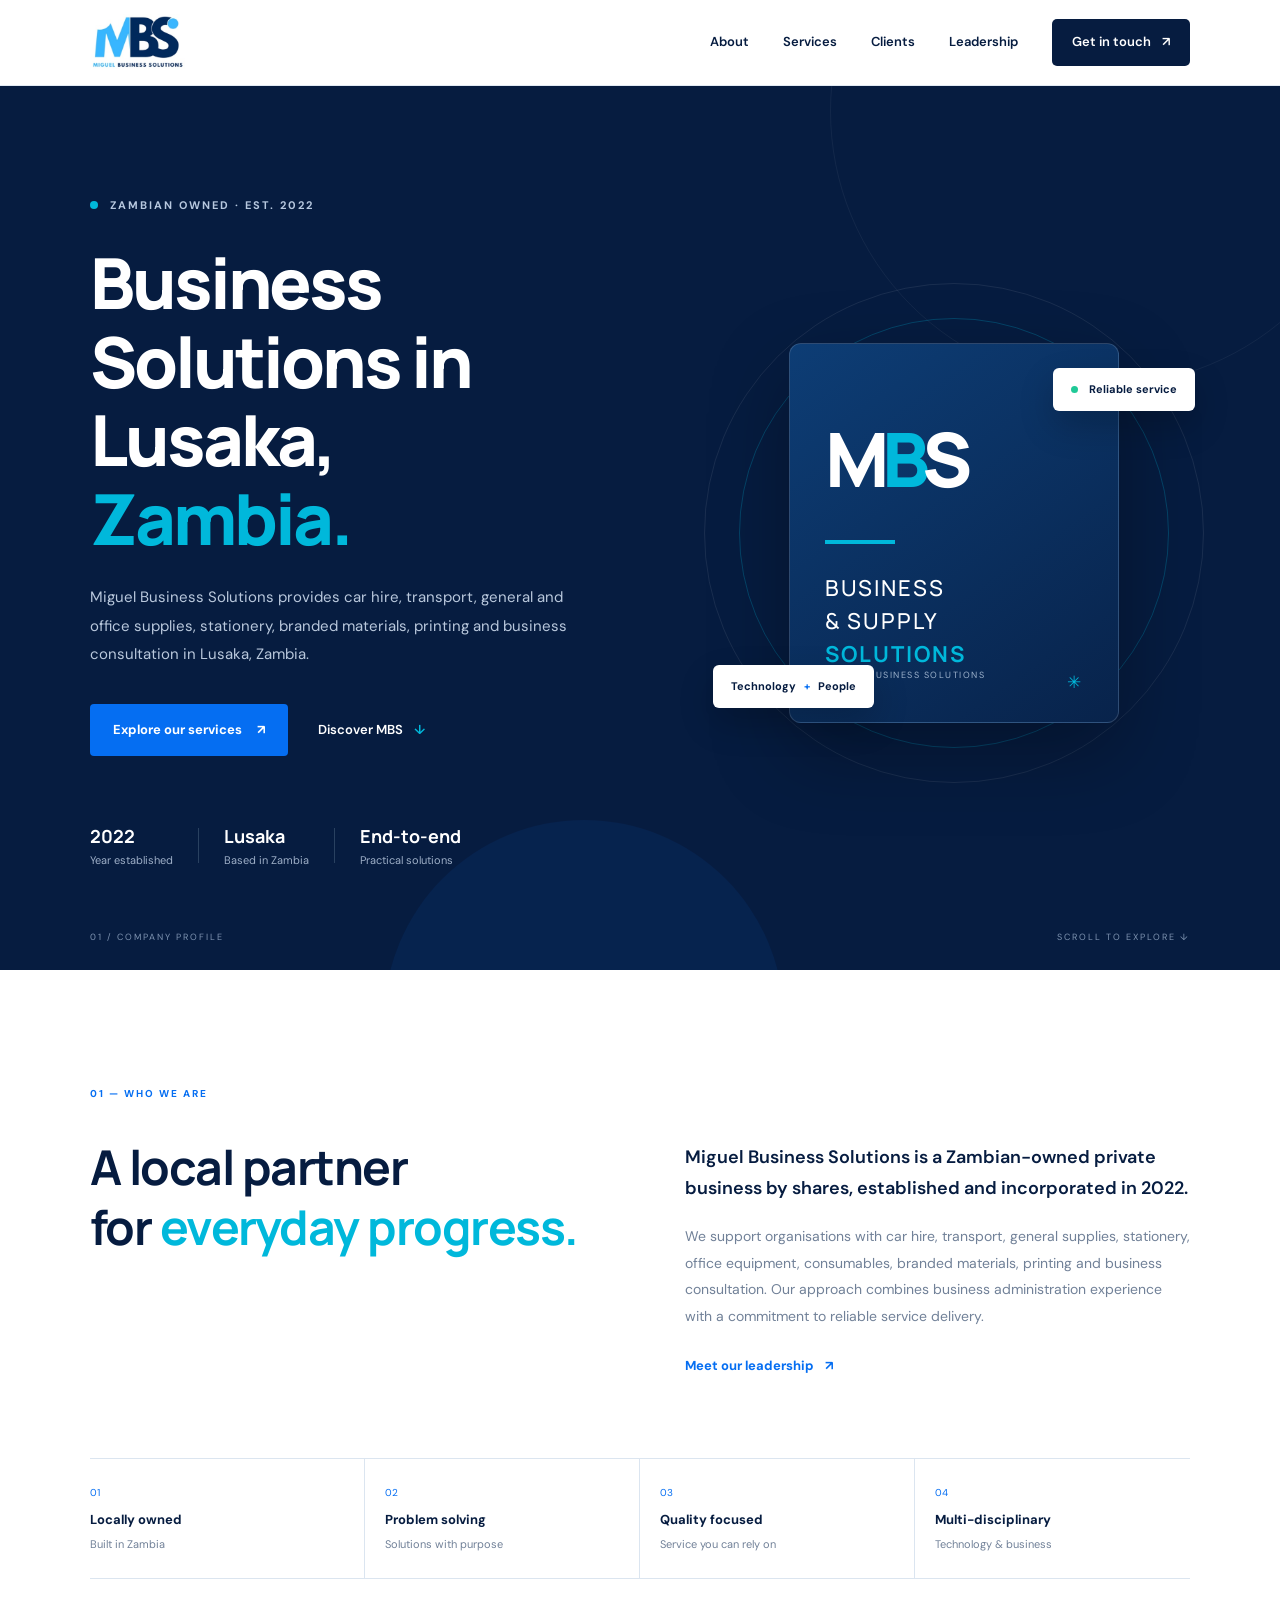
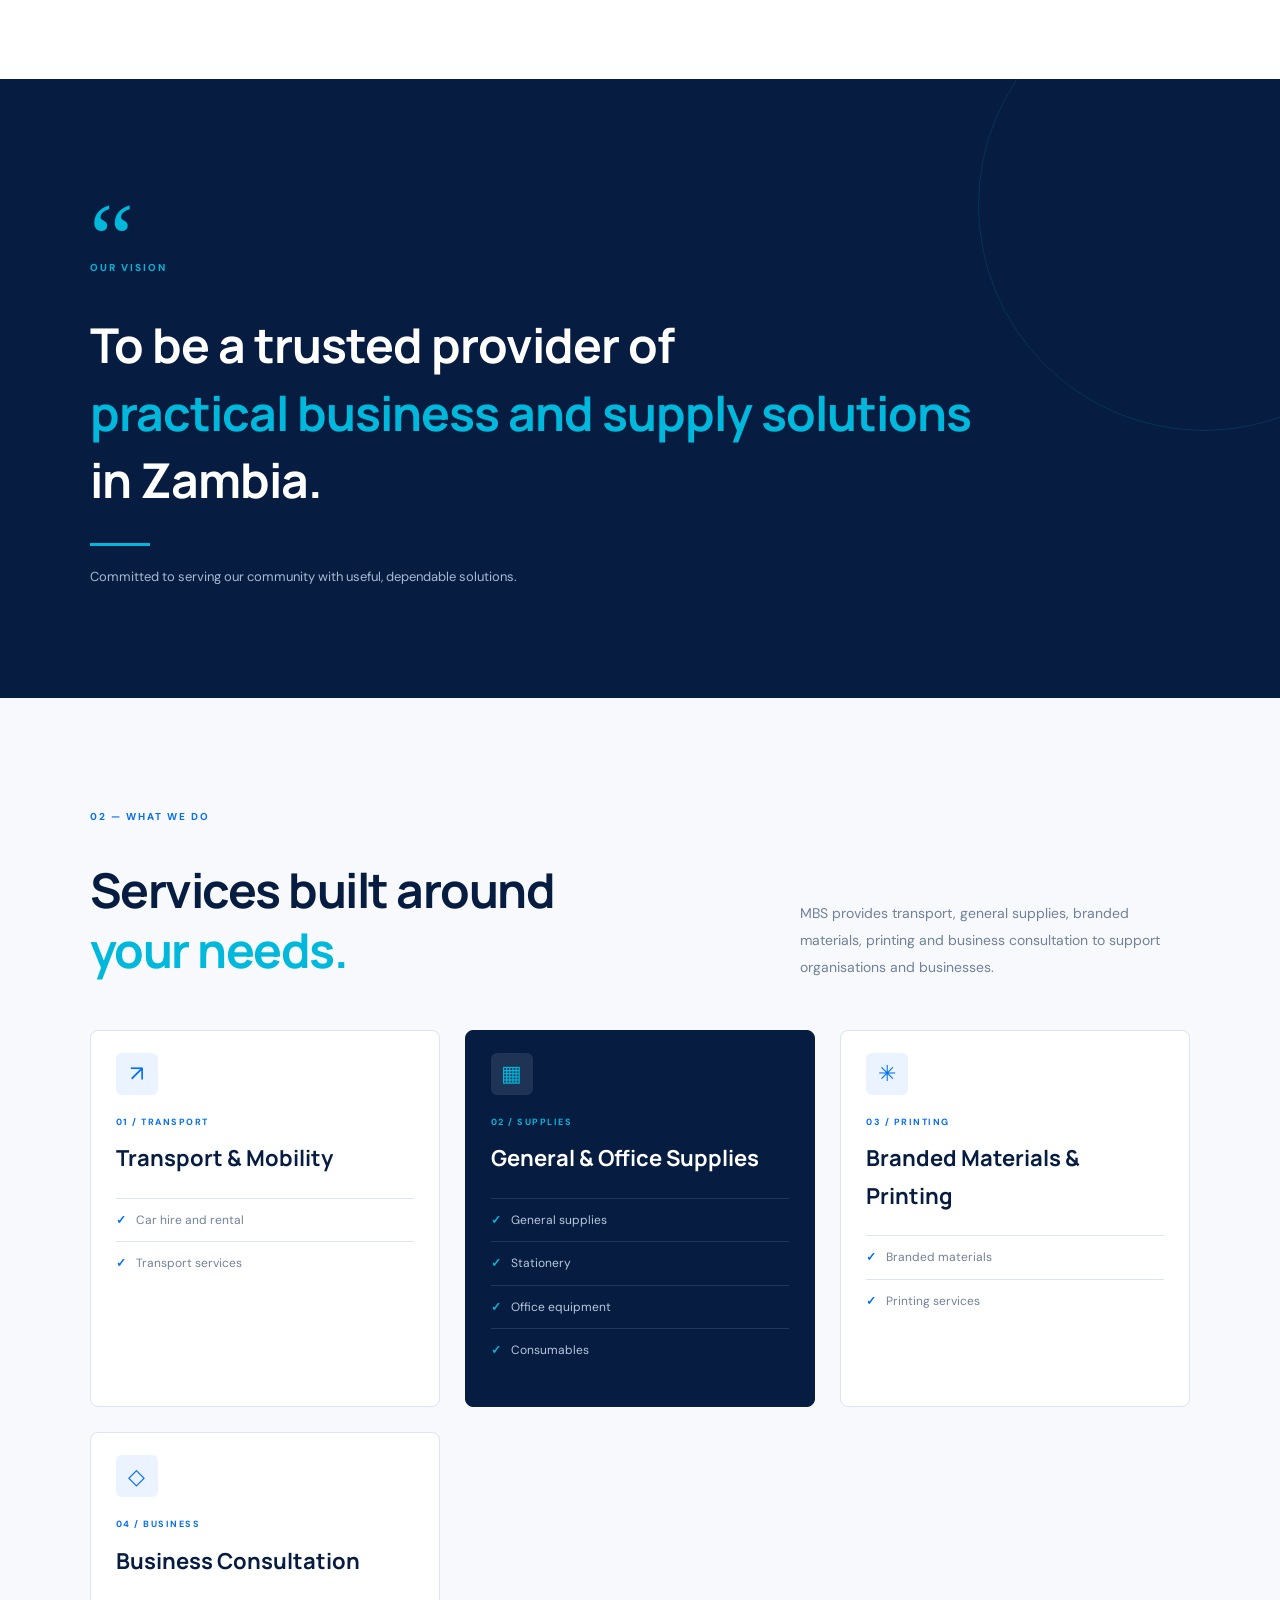
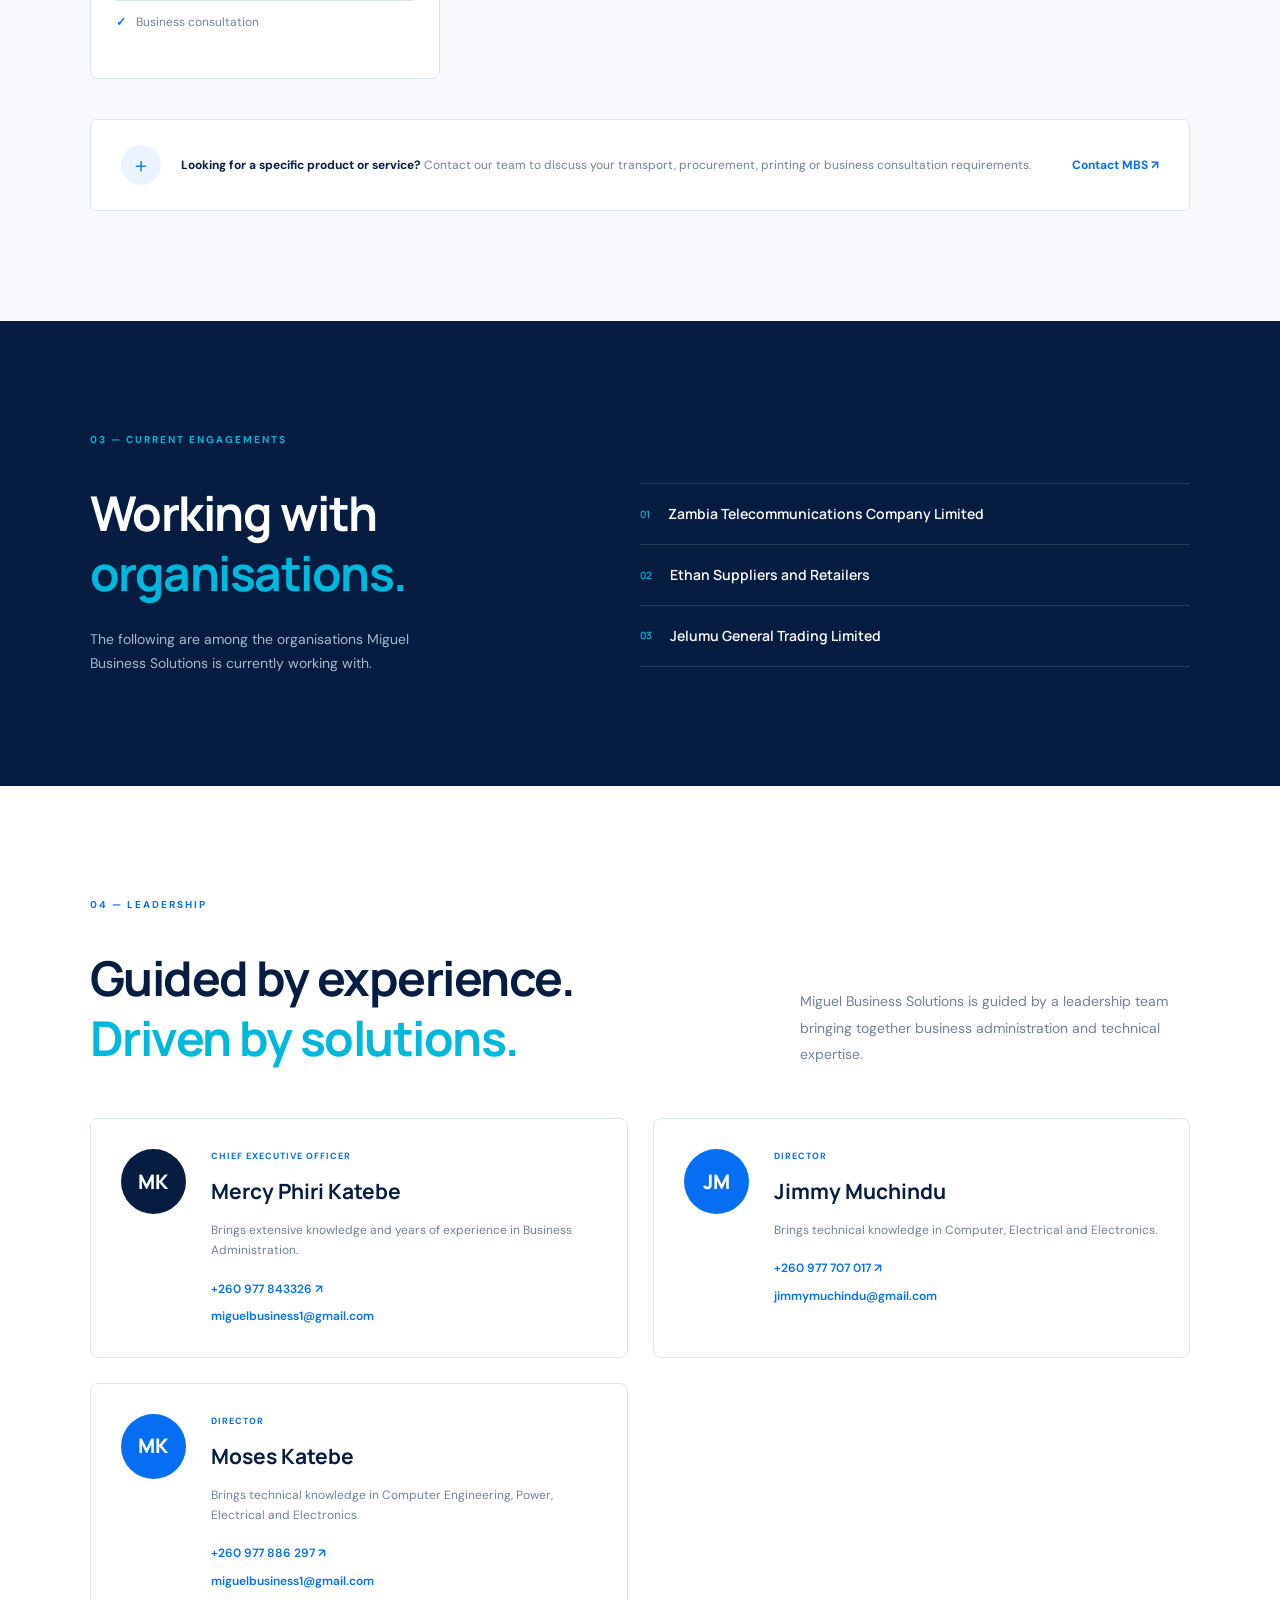
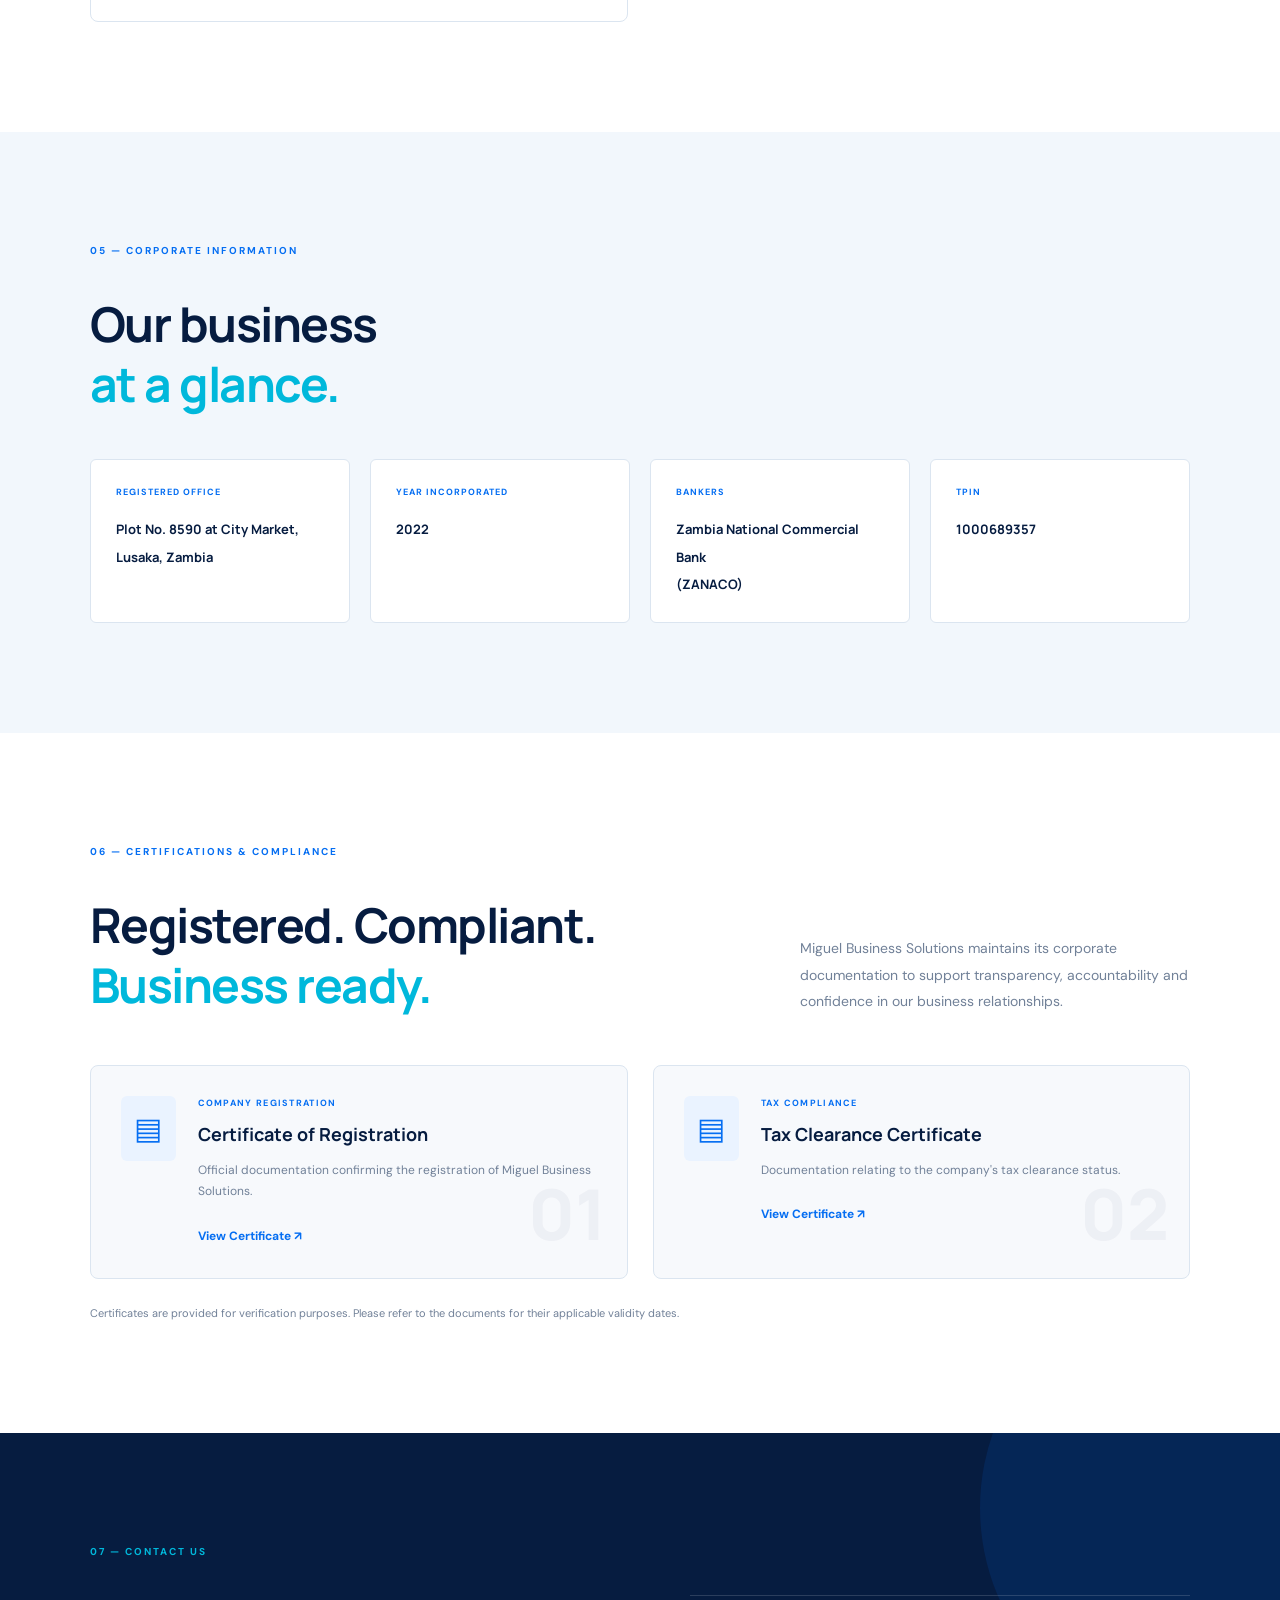
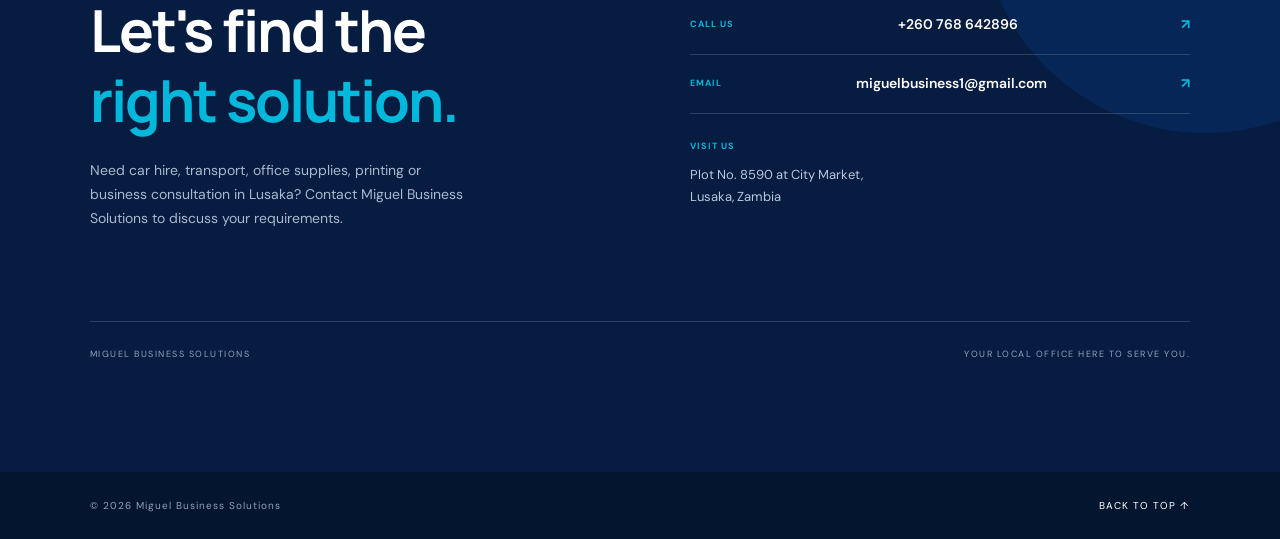
<file: index.html>
<!DOCTYPE html>
<html lang="en">
<head>
    <meta charset="UTF-8">
    <meta name="viewport" content="width=device-width, initial-scale=1.0">
    <meta name="description" content="Miguel Business Solutions is a Zambian-owned business in Lusaka offering car hire, transport, general and office supplies, stationery, branded materials, printing and business consultation. Contact our team.">
    <meta name="keywords" content="Miguel Business Solutions, business solutions Lusaka, car hire Lusaka, transport services Zambia, general supplies Zambia, office supplies Lusaka, stationery suppliers Zambia, printing services Lusaka, branded materials Zambia, business consultation Zambia">
    <meta name="author" content="Miguel Business Solutions">
    <meta name="robots" content="index, follow, max-image-preview:large">
    <meta name="theme-color" content="#061c40">
    <meta name="geo.region" content="ZM">
    <meta name="geo.placename" content="Lusaka, Zambia">

    <link rel="canonical" href="https://taonga26.github.io/miguel-business-solutions-company-profile/">
    <link rel="icon" href="assets/mbs-logo.jpg" type="image/jpeg">
    <link rel="apple-touch-icon" href="assets/mbs-logo.jpg">

    <title>Miguel Business Solutions | Car Hire, Supplies & Printing in Lusaka, Zambia</title>

    <meta property="og:type" content="website">
    <meta property="og:locale" content="en_ZM">
    <meta property="og:site_name" content="Miguel Business Solutions">
    <meta property="og:title" content="Miguel Business Solutions | Business & Supply Services in Lusaka">
    <meta property="og:description" content="A Zambian-owned business providing car hire, transport, general supplies, office stationery, branded materials, printing and business consultation in Lusaka.">
    <meta property="og:url" content="https://taonga26.github.io/miguel-business-solutions-company-profile/">
    <meta property="og:image" content="https://taonga26.github.io/miguel-business-solutions-company-profile/assets/mbs-logo.jpg">
    <meta property="og:image:alt" content="Miguel Business Solutions company logo">

    <meta name="twitter:card" content="summary">
    <meta name="twitter:title" content="Miguel Business Solutions | Lusaka, Zambia">
    <meta name="twitter:description" content="Car hire, transport, general supplies, stationery, branded materials, printing and business consultation in Lusaka, Zambia.">
    <meta name="twitter:image" content="https://taonga26.github.io/miguel-business-solutions-company-profile/assets/mbs-logo.jpg">

    <link rel="preconnect" href="https://fonts.googleapis.com">
    <link rel="preconnect" href="https://fonts.gstatic.com" crossorigin>
    <link href="https://fonts.googleapis.com/css2?family=DM+Sans:wght@400;500;600;700&family=Manrope:wght@400;500;600;700;800&display=swap" rel="stylesheet">
    <link rel="stylesheet" href="style.css">

    <script type="application/ld+json">
    {
      "@context": "https://schema.org",
      "@type": "LocalBusiness",
      "@id": "https://taonga26.github.io/miguel-business-solutions-company-profile/#business",
      "name": "Miguel Business Solutions",
      "alternateName": "MBS",
      "url": "https://taonga26.github.io/miguel-business-solutions-company-profile/",
      "image": "https://taonga26.github.io/miguel-business-solutions-company-profile/assets/mbs-logo.jpg",
      "logo": "https://taonga26.github.io/miguel-business-solutions-company-profile/assets/mbs-logo.jpg",
      "description": "A Zambian-owned business offering car hire and rental, transport services, general supplies, stationery, office equipment, consumables, branded materials, printing and business consultation.",
      "telephone": "+260768642896",
      "email": "miguelbusiness1@gmail.com",
      "address": {
        "@type": "PostalAddress",
        "streetAddress": "Plot No. 8590 at City Market",
        "addressLocality": "Lusaka",
        "addressCountry": "ZM"
      },
      "areaServed": {
        "@type": "City",
        "name": "Lusaka"
      },
      "foundingDate": "2022",
      "hasOfferCatalog": {
        "@type": "OfferCatalog",
        "name": "Business Services",
        "itemListElement": [
          {"@type":"OfferCatalog","name":"Car Hire and Rental"},
          {"@type":"OfferCatalog","name":"Transport Services"},
          {"@type":"OfferCatalog","name":"General and Office Supplies"},
          {"@type":"OfferCatalog","name":"Stationery and Consumables"},
          {"@type":"OfferCatalog","name":"Branded Materials and Printing"},
          {"@type":"OfferCatalog","name":"Business Consultation"}
        ]
      }
    }
    </script>
</head>

<body>

    <!-- HEADER -->
    <header class="site-header">
        <a class="brand" href="#home" aria-label="Miguel Business Solutions home">
            <img src="assets/mbs-logo.jpg" alt="Miguel Business Solutions (MBS) company logo">
        </a>

        <button class="menu-toggle"
                aria-label="Open navigation"
                aria-expanded="false">
            <span></span>
            <span></span>
            <span></span>
        </button>

        <nav class="nav" aria-label="Main navigation">
            <a href="#about">About</a>
            <a href="#services">Services</a>
            <a href="#clients">Clients</a>
            <a href="#leadership">Leadership</a>
            <a class="nav-contact" href="#contact">
                Get in touch <span>↗</span>
            </a>
        </nav>
    </header>


    <main>

        <!-- HERO SECTION -->
        <section class="hero" id="home">

            <div class="hero-shape shape-one"></div>
            <div class="hero-shape shape-two"></div>

            <div class="hero-content">

                <p class="eyebrow">
                    <span></span>
                    ZAMBIAN OWNED · EST. 2022
                </p>

                <h1>
                    Business Solutions in Lusaka,<br>
                    <em>Zambia.</em>
                </h1>

                <p class="hero-copy">
                    Miguel Business Solutions provides car hire, transport,
                    general and office supplies, stationery, branded materials,
                    printing and business consultation in Lusaka, Zambia.
                </p>

                <div class="hero-actions">
                    <a class="btn btn-primary" href="#services">
                        Explore our services <span>↗</span>
                    </a>

                    <a class="text-link" href="#about">
                        Discover MBS <span>↓</span>
                    </a>
                </div>

                <div class="hero-meta">

                    <div>
                        <strong>2022</strong>
                        <span>Year established</span>
                    </div>

                    <i></i>

                    <div>
                        <strong>Lusaka</strong>
                        <span>Based in Zambia</span>
                    </div>

                    <i></i>

                    <div>
                        <strong>End-to-end</strong>
                        <span>Practical solutions</span>
                    </div>

                </div>

            </div>

            <div class="hero-visual">

                <div class="orbit orbit-a"></div>
                <div class="orbit orbit-b"></div>

                <div class="visual-card">

                    <div class="visual-mark">
                        M<span>B</span>S
                    </div>

                    <div class="visual-rule"></div>

                    <p>
                        BUSINESS<br>
                        & SUPPLY<br>
                        <b>SOLUTIONS</b>
                    </p>

                    <div class="visual-foot">
                        MIGUEL BUSINESS SOLUTIONS
                        <span>✳</span>
                    </div>

                </div>

                <div class="float-tag tag-top">
                    <span class="tag-dot"></span>
                    Reliable service
                </div>

                <div class="float-tag tag-bottom">
                    Technology <b>+</b> People
                </div>

            </div>

            <div class="hero-bottom">
                <span>01 / COMPANY PROFILE</span>
                <span>SCROLL TO EXPLORE ↓</span>
            </div>

        </section>


        <!-- ABOUT SECTION -->
        <section class="intro section-pad" id="about">

            <div class="section-kicker">
                01 — WHO WE ARE
            </div>

            <div class="intro-grid">

                <div>
                    <h2>
                        A local partner<br>
                        for <em>everyday progress.</em>
                    </h2>
                </div>

                <div class="intro-copy">

                    <p class="lead">
                        Miguel Business Solutions is a Zambian-owned private
                        business by shares, established and incorporated in 2022.
                    </p>

                    <p>
                        We support organisations with car hire, transport,
                        general supplies, stationery, office equipment,
                        consumables, branded materials, printing and business
                        consultation. Our approach combines business
                        administration experience with a commitment to
                        reliable service delivery.
                    </p>

                    <a class="under-link" href="#leadership">
                        Meet our leadership <span>↗</span>
                    </a>

                </div>

            </div>

            <div class="fact-strip">

                <div>
                    <span>01</span>
                    <b>Locally owned</b>
                    <small>Built in Zambia</small>
                </div>

                <div>
                    <span>02</span>
                    <b>Problem solving</b>
                    <small>Solutions with purpose</small>
                </div>

                <div>
                    <span>03</span>
                    <b>Quality focused</b>
                    <small>Service you can rely on</small>
                </div>

                <div>
                    <span>04</span>
                    <b>Multi-disciplinary</b>
                    <small>Technology & business</small>
                </div>

            </div>

        </section>


        <!-- VISION SECTION -->
        <section class="vision section-pad">

            <div class="vision-mark">“</div>

            <div class="section-kicker light">
                OUR VISION
            </div>

            <h2>
                To be a trusted provider of<br>
                <em>practical business and supply solutions</em><br>
                in Zambia.
            </h2>

            <div class="vision-line"></div>

            <p>
                Committed to serving our community with useful,
                dependable solutions.
            </p>

        </section>


        <!-- SERVICES SECTION -->
        <section class="services section-pad" id="services">
            <div class="section-kicker">02 — WHAT WE DO</div>
            <div class="section-heading">
                <div><h2>Services built around<br><em>your needs.</em></h2></div>
                <p>
                    MBS provides transport, general supplies, branded materials,
                    printing and business
                    consultation to support organisations and businesses.
                </p>
            </div>
            <div class="service-grid">
                <article class="service-card">
                    <div class="service-icon">↗</div>
                    <span class="service-no">01 / TRANSPORT</span>
                    <h3>Transport & Mobility</h3>
                    <ul>
                        <li>Car hire and rental</li>
                        <li>Transport services</li>
                        
                    </ul>
                </article>
                <article class="service-card featured">
                    <div class="service-icon">▦</div>
                    <span class="service-no">02 / SUPPLIES</span>
                    <h3>General & Office Supplies</h3>
                    <ul>
                        <li>General supplies</li>
                        <li>Stationery</li>
                        <li>Office equipment</li>
                        <li>Consumables</li>
                    </ul>
                </article>
                <article class="service-card">
                    <div class="service-icon">✳</div>
                    <span class="service-no">03 / PRINTING</span>
                    <h3>Branded Materials & Printing</h3>
                    <ul>
                        <li>Branded materials</li>
                        <li>Printing services</li>
                    </ul>
                </article>
                <article class="service-card">
                    <div class="service-icon">◇</div>
                    <span class="service-no">04 / BUSINESS</span>
                    <h3>Business Consultation</h3>
                    <ul><li>Business consultation</li></ul>
                </article>
            </div>
            <div class="service-note">
                <span class="note-icon">＋</span>
                <p>
                    <b>Looking for a specific product or service?</b>
                    Contact our team to discuss your transport, procurement,
                    printing or business consultation requirements.
                </p>
                <a href="#contact">Contact MBS ↗</a>
            </div>
        </section>

        <!-- CLIENTS SECTION -->
        <section class="clients section-pad" id="clients">
            <div class="section-kicker light">03 — CURRENT ENGAGEMENTS</div>
            <div class="clients-layout">
                <div>
                    <h2>Working with<br><em>organisations.</em></h2>
                    <p class="clients-copy">
                        The following are among the organisations Miguel
                        Business Solutions is currently working with.
                    </p>
                </div>
                <div class="client-list">
                    <div><span>01</span>Zambia Telecommunications Company Limited</div>
                    <div><span>02</span>Ethan Suppliers and Retailers</div>
                    <div><span>03</span>Jelumu General Trading Limited</div>
                </div>
            </div>
        </section>

        <!-- LEADERSHIP SECTION -->
        <section class="leadership section-pad" id="leadership">

            <div class="section-kicker">
                04 — LEADERSHIP
            </div>

            <div class="section-heading">

                <div>
                    <h2>
                        Guided by experience.<br>
                        <em>Driven by solutions.</em>
                    </h2>
                </div>

                <p>
                    Miguel Business Solutions is guided by a leadership
                    team bringing together business administration and
                    technical expertise.
                </p>

            </div>


            <div class="leaders">

                <!-- MRS KATEBE -->
                <article class="leader-card">

                    <div class="leader-avatar">MK</div>

                    <div class="leader-info">

                        <span class="role">
                            CHIEF EXECUTIVE OFFICER 
                        </span>

                        <h3>Mercy Phiri Katebe</h3>

                        <p>
                            Brings extensive knowledge and years of
                            experience in Business Administration.
                        </p>

                        <a href="tel:+260977843326">
                            +260 977 843326 ↗
                        </a>

                        <a href="mailto:miguelbusiness1@gmail.com">
                            miguelbusiness1@gmail.com
                        </a>

                    </div>

                </article>


                <!-- JIMMY MUCHINDU -->
                <article class="leader-card">

                    <div class="leader-avatar avatar-blue">JM</div>

                    <div class="leader-info">

                        <span class="role">
                            DIRECTOR
                        </span>

                        <h3>Jimmy Muchindu</h3>

                        <p>
                            Brings technical knowledge in Computer,
                            Electrical and Electronics.
                        </p>

                        <a href="tel:+260977707017">
                            +260 977 707 017 ↗
                        </a>

                        <a href="mailto:jimmymuchindu@gmail.com">
                            jimmymuchindu@gmail.com
                        </a>

                    </div>

                </article>

                <!-- MOSES KATEBE-->
                <article class="leader-card">

                    <div class="leader-avatar avatar-blue">MK</div>

                    <div class="leader-info">

                        <span class="role">
                            DIRECTOR 
                        </span>

                        <h3>Moses Katebe</h3>

                        <p>
                            Brings technical knowledge in Computer
                            Engineering, Power, Electrical and Electronics.
                        </p>

                        <a href="tel:+260768642896">
                            +260 977 886 297 ↗
                        </a>

                        <a href="mailto:miguelbusiness1@gmail.com">
                            miguelbusiness1@gmail.com
                        </a>

                    </div>

                </article>

                    
            </div>

            

        </section>


        <!-- CORPORATE INFORMATION -->
        <section class="corporate section-pad">

            <div class="section-kicker">
                05 — CORPORATE INFORMATION
            </div>

            <h2>
                Our business<br>
                <em>at a glance.</em>
            </h2>

            <div class="corporate-grid">

                <div>
                    <span>REGISTERED OFFICE</span>
                    <b>
                        Plot No. 8590 at City Market,<br>
                        Lusaka, Zambia
                    </b>
                </div>

                <div>
                    <span>YEAR INCORPORATED</span>
                    <b>2022</b>
                </div>

                <div>
                    <span>BANKERS</span>
                    <b>
                        Zambia National Commercial Bank<br>
                        (ZANACO)
                    </b>
                </div>

                <div>
                    <span>TPIN</span>
                    <b>1000689357</b>
                </div>

            </div>

        </section>


        <!-- CERTIFICATIONS & COMPLIANCE -->
        <section class="certifications section-pad" id="certifications">

            <div class="section-kicker">
                06 — CERTIFICATIONS & COMPLIANCE
            </div>

            <div class="section-heading">
                <div>
                    <h2>
                        Registered. Compliant.<br>
                        <em>Business ready.</em>
                    </h2>
                </div>

                <p>
                    Miguel Business Solutions maintains its corporate
                    documentation to support transparency, accountability
                    and confidence in our business relationships.
                </p>
            </div>

            <div class="certificate-grid">

                <!-- CERTIFICATE OF INCORPORATION -->
                <article class="certificate-card">

                    <div class="certificate-icon">▤</div>

                    <div class="certificate-info">
                        <span>COMPANY REGISTRATION</span>

                        <h3>Certificate of Registration</h3>

                        <p>
                            Official documentation confirming the registration
                            of Miguel Business Solutions.
                        </p>

                        <a href="./documents/MIGUEL%20CERITIFICATE%20OF%20REGISTRATION.pdf"
                        target="_blank"
                        rel="noopener noreferrer">
                            View Certificate ↗
                        </a>
                    </div>

                    <div class="certificate-number">01</div>

                </article>


                <!-- TAX CLEARANCE CERTIFICATE -->
                <article class="certificate-card">

                    <div class="certificate-icon">▤</div>

                    <div class="certificate-info">
                        <span>TAX COMPLIANCE</span>

                        <h3>Tax Clearance Certificate</h3>

                        <p>
                            Documentation relating to the company's
                            tax clearance status.
                        </p>

                        <a href="./documents/1326111135455.pdf"
                        target="_blank"
                        rel="noopener noreferrer">
                            View Certificate ↗
                        </a>
                    </div>

                    <div class="certificate-number">02</div>

                </article>

            </div>

            <p class="certificate-note">
                Certificates are provided for verification purposes.
                Please refer to the documents for their applicable validity dates.
            </p>

        </section>

        <!-- CONTACT SECTION -->
        <section class="contact section-pad" id="contact">

            <div class="contact-glow"></div>

            <div class="section-kicker light">
                07 — CONTACT US
            </div>

            <div class="contact-layout">

                <div>

                    <h2>
                        Let's find the<br>
                        <em>right solution.</em>
                    </h2>

                    <p>
                        Need car hire, transport, office supplies, printing
                        or business consultation in Lusaka? Contact Miguel
                        Business Solutions to discuss your requirements.
                    </p>

                </div>


                <div class="contact-details">

                    <a href="tel:+260768642896">
                        <span>CALL US</span>
                        +260 768 642896
                        <b>↗</b>
                    </a>

                    <a href="mailto:miguelbusiness1@gmail.com">
                        <span>EMAIL</span>
                        miguelbusiness1@gmail.com
                        <b>↗</b>
                    </a>

                    <div class="address">
                        <span>VISIT US</span>
                        Plot No. 8590 at City Market,<br>
                        Lusaka, Zambia
                    </div>

                </div>

            </div>


            <div class="contact-bottom">
                <span>MIGUEL BUSINESS SOLUTIONS</span>
                <span>YOUR LOCAL OFFICE HERE TO SERVE YOU.</span>
            </div>

        </section>

    </main>


    <!-- FOOTER -->
    <footer>
        <span>
            © <span id="year"></span> Miguel Business Solutions
        </span>

        <a href="#home">BACK TO TOP ↑</a>
    </footer>


    <script src="script.js"></script>

</body>
</html>
</file>
<file: style.css>
/* =========================================
   MIGUEL BUSINESS SOLUTIONS
   COMPANY PROFILE WEBSITE
========================================= */

:root {
    --navy: #061c40;
    --navy-light: #092952;
    --blue: #056ef2;
    --cyan: #00b8db;
    --white: #ffffff;
    --grey: #617896;
    --light-grey: #f2f7fc;
    --border: #dbe5f0;
    --text: #182c47;
    --muted: #718198;

    --heading-font: 'Manrope', sans-serif;
    --body-font: 'DM Sans', sans-serif;

    --container: 1200px;
}


/* RESET */

* {
    margin: 0;
    padding: 0;
    box-sizing: border-box;
}

html {
    scroll-behavior: smooth;
    scroll-padding-top: 90px;
}

body {
    font-family: var(--body-font);
    color: var(--text);
    background: var(--white);
    line-height: 1.7;
    overflow-x: hidden;
}

img {
    max-width: 100%;
}

a {
    text-decoration: none;
    color: inherit;
}

button {
    font: inherit;
}

::selection {
    background: var(--blue);
    color: white;
}

.section-pad {
    padding: 110px max(calc((100% - var(--container)) / 2), 7%);
}


/* HEADER */

.site-header {
    width: 100%;
    height: 86px;
    padding: 0 7%;
    position: sticky;
    top: 0;
    z-index: 1000;

    display: flex;
    align-items: center;
    justify-content: space-between;

    background: rgba(255, 255, 255, 0.96);
    border-bottom: 1px solid rgba(219, 229, 240, 0.8);
    backdrop-filter: blur(15px);
}

.brand {
    display: flex;
    align-items: center;
    height: 60px;
}

.brand img {
    max-width: 180px;
    max-height: 58px;
    object-fit: contain;
}

.nav {
    display: flex;
    align-items: center;
    gap: 34px;
}

.nav a {
    font-size: 13px;
    font-weight: 600;
    color: var(--navy);
    transition: color 0.3s ease;
}

.nav a:hover {
    color: var(--blue);
}

.nav .nav-contact {
    background: var(--navy);
    color: white;
    padding: 12px 20px;
    border-radius: 5px;
}

.nav .nav-contact:hover {
    background: var(--blue);
    color: white;
}

.nav-contact span {
    margin-left: 8px;
}

.menu-toggle {
    display: none;
    width: 42px;
    height: 42px;
    border: none;
    background: var(--light-grey);
    border-radius: 5px;
    cursor: pointer;
    padding: 10px;
}

.menu-toggle span {
    width: 100%;
    height: 2px;
    background: var(--navy);
    display: block;
    margin: 5px 0;
    transition: 0.3s;
}


/* HERO */

.hero {
    min-height: 690px;
    padding: 110px 7% 100px;

    background: var(--navy);
    color: white;

    position: relative;
    overflow: hidden;

    display: grid;
    grid-template-columns: 1.1fr 0.9fr;
    align-items: center;
    gap: 50px;
}

.hero-content {
    max-width: 650px;
    position: relative;
    z-index: 2;
}

.eyebrow {
    display: flex;
    align-items: center;
    gap: 12px;

    font-size: 11px;
    font-weight: 700;
    letter-spacing: 2px;
    color: #b7c8df;

    margin-bottom: 28px;
}

.eyebrow span {
    width: 8px;
    height: 8px;
    background: var(--cyan);
    border-radius: 50%;
}

.hero h1 {
    font-family: var(--heading-font);
    font-size: clamp(44px, 5.5vw, 76px);
    font-weight: 800;
    line-height: 1.12;
    letter-spacing: -3px;
}

.hero h1 em,
.section-heading h2 em,
.intro h2 em,
.vision h2 em,
.clients h2 em,
.leadership h2 em,
.corporate h2 em,
.contact h2 em {
    font-style: normal;
    color: var(--cyan);
}

.hero-copy {
    color: #b9c8dc;
    max-width: 510px;
    margin-top: 25px;
    font-size: 15px;
    line-height: 1.9;
}

.hero-actions {
    display: flex;
    align-items: center;
    gap: 30px;
    margin-top: 35px;
}

.btn {
    display: inline-flex;
    align-items: center;
    justify-content: center;
    gap: 15px;
    padding: 15px 23px;
    font-size: 13px;
    font-weight: 700;
    border-radius: 4px;
    transition: 0.3s ease;
}

.btn-primary {
    background: var(--blue);
    color: white;
}

.btn-primary:hover {
    background: var(--cyan);
    transform: translateY(-3px);
}

.text-link {
    font-size: 13px;
    font-weight: 600;
    color: white;
}

.text-link span {
    margin-left: 8px;
    color: var(--cyan);
}

.hero-meta {
    display: flex;
    align-items: center;
    gap: 25px;
    margin-top: 65px;
}

.hero-meta div {
    display: flex;
    flex-direction: column;
}

.hero-meta strong {
    font-family: var(--heading-font);
    font-size: 18px;
}

.hero-meta span {
    color: #9eafc7;
    font-size: 11px;
}

.hero-meta i {
    height: 35px;
    width: 1px;
    background: #294160;
}

.hero-shape {
    position: absolute;
    border-radius: 50%;
    pointer-events: none;
}

.shape-one {
    width: 550px;
    height: 550px;
    border: 1px solid rgba(255,255,255,0.05);
    top: -250px;
    right: -100px;
}

.shape-two {
    width: 400px;
    height: 400px;
    background: rgba(5,110,242,0.08);
    bottom: -250px;
    left: 30%;
}


/* HERO VISUAL */

.hero-visual {
    position: relative;
    min-height: 450px;

    display: flex;
    justify-content: center;
    align-items: center;
}

.visual-card {
    position: relative;
    z-index: 2;

    width: 330px;
    height: 380px;

    padding: 45px 35px;

    background: linear-gradient(
        145deg,
        #0d3d75,
        #08234b
    );

    border: 1px solid rgba(255,255,255,0.15);
    border-radius: 12px;

    box-shadow: 0 30px 80px rgba(0,0,0,0.3);

    display: flex;
    flex-direction: column;
    justify-content: center;
}

.visual-mark {
    font-family: var(--heading-font);
    font-size: 75px;
    font-weight: 800;
    letter-spacing: -8px;
}

.visual-mark span {
    color: var(--cyan);
}

.visual-rule {
    width: 70px;
    height: 4px;
    background: var(--cyan);
    margin: 18px 0 28px;
}

.visual-card p {
    font-family: var(--heading-font);
    font-size: 22px;
    font-weight: 500;
    line-height: 1.5;
    letter-spacing: 2px;
}

.visual-card p b {
    color: var(--cyan);
}

.visual-foot {
    position: absolute;
    bottom: 25px;
    left: 35px;
    right: 35px;

    display: flex;
    justify-content: space-between;

    font-size: 9px;
    letter-spacing: 1.5px;
    color: #9db2cc;
}

.visual-foot span {
    color: var(--cyan);
    font-size: 17px;
}

.orbit {
    position: absolute;
    border: 1px solid rgba(0,184,219,0.25);
    border-radius: 50%;
}

.orbit-a {
    width: 430px;
    height: 430px;
}

.orbit-b {
    width: 500px;
    height: 500px;
    border-color: rgba(255,255,255,0.08);
}

.float-tag {
    position: absolute;
    z-index: 3;

    background: white;
    color: var(--navy);

    padding: 12px 18px;
    border-radius: 6px;

    font-size: 11px;
    font-weight: 700;

    box-shadow: 0 15px 35px rgba(0,0,0,0.2);
}

.tag-top {
    top: 60px;
    right: -5px;
}

.tag-bottom {
    bottom: 50px;
    left: -5px;
}

.tag-bottom b {
    color: var(--blue);
    margin: 0 5px;
}

.tag-dot {
    width: 7px;
    height: 7px;
    display: inline-block;
    background: #20c997;
    border-radius: 50%;
    margin-right: 8px;
}

.hero-bottom {
    position: absolute;
    bottom: 25px;
    left: 7%;
    right: 7%;

    display: flex;
    justify-content: space-between;

    color: #7f94b1;
    font-size: 9px;
    letter-spacing: 2px;
}


/* SECTION HEADINGS */

.section-kicker {
    font-size: 10px;
    font-weight: 700;
    color: var(--blue);
    letter-spacing: 2px;
    margin-bottom: 35px;
}

.section-kicker.light {
    color: var(--cyan);
}

.section-heading {
    display: flex;
    justify-content: space-between;
    align-items: end;
    gap: 50px;
    margin-bottom: 50px;
}

.section-heading h2,
.intro h2,
.clients h2,
.leadership h2,
.corporate h2 {
    font-family: var(--heading-font);
    font-size: clamp(32px, 4vw, 48px);
    line-height: 1.25;
    letter-spacing: -1.5px;
    color: var(--navy);
}

.section-heading > p {
    max-width: 390px;
    font-size: 14px;
    color: var(--muted);
    line-height: 1.9;
}


/* ABOUT */

.intro {
    padding-top: 115px;
    padding-bottom: 100px;
}

.intro-grid {
    display: grid;
    grid-template-columns: 1fr 1fr;
    gap: 90px;
    align-items: start;
}

.intro-copy {
    padding-top: 5px;
}

.intro-copy .lead {
    font-size: 18px;
    font-weight: 600;
    line-height: 1.7;
    color: var(--navy);
    margin-bottom: 20px;
}

.intro-copy p:not(.lead) {
    font-size: 14px;
    color: var(--muted);
    line-height: 1.9;
}

.under-link {
    display: inline-block;
    margin-top: 25px;
    font-size: 13px;
    font-weight: 700;
    color: var(--blue);
}

.under-link span {
    margin-left: 8px;
}

.fact-strip {
    display: grid;
    grid-template-columns: repeat(4, 1fr);
    margin-top: 80px;
    border-top: 1px solid var(--border);
    border-bottom: 1px solid var(--border);
}

.fact-strip > div {
    padding: 25px 20px;
    border-right: 1px solid var(--border);
    display: flex;
    flex-direction: column;
}

.fact-strip > div:first-child {
    padding-left: 0;
}

.fact-strip > div:last-child {
    border: none;
}

.fact-strip span {
    font-size: 10px;
    color: var(--blue);
    margin-bottom: 8px;
}

.fact-strip b {
    color: var(--navy);
    font-size: 13px;
}

.fact-strip small {
    color: var(--muted);
    font-size: 11px;
    margin-top: 4px;
}


/* VISION */

.vision {
    background: var(--navy);
    color: white;
    position: relative;
    overflow: hidden;
}

.vision::after {
    content: "";
    position: absolute;
    width: 450px;
    height: 450px;
    border: 1px solid rgba(0,184,219,0.15);
    border-radius: 50%;
    right: -150px;
    top: -100px;
}

.vision-mark {
    font-family: Georgia, serif;
    font-size: 100px;
    color: var(--cyan);
    height: 70px;
    line-height: 1;
}

.vision h2 {
    font-family: var(--heading-font);
    font-size: clamp(30px, 4vw, 48px);
    line-height: 1.4;
    letter-spacing: -1px;
    position: relative;
    z-index: 2;
}

.vision-line {
    width: 60px;
    height: 3px;
    background: var(--cyan);
    margin: 30px 0 20px;
}

.vision p {
    color: #a8bbd4;
    font-size: 13px;
}


/* SERVICES */

.services {
    background: #f7f9fc;
}

.service-grid {
    display: grid;
    grid-template-columns: repeat(3, 1fr);
    gap: 25px;
}

.service-card {
    background: white;
    border: 1px solid var(--border);
    padding: 22px 25px 35px;
    border-radius: 8px;
    transition: 0.35s ease;
}

.service-card:hover {
    transform: translateY(-8px);
    box-shadow: 0 20px 45px rgba(6,28,64,0.09);
}

.service-card.featured {
    background: var(--navy);
    color: white;
    border-color: var(--navy);
}

.service-image {
    width: 100%;
    height: 190px;
    overflow: hidden;
    border-radius: 6px;
    margin-bottom: 25px;
    background: #eaf0f8;
}

.service-image img {
    width: 100%;
    height: 100%;
    object-fit: cover;
    display: block;
    transition: transform 0.5s ease;
}

.service-card:hover .service-image img {
    transform: scale(1.06);
}

.service-icon {
    width: 42px;
    height: 42px;
    border-radius: 6px;
    display: grid;
    place-items: center;
    font-size: 22px;
    color: var(--blue);
    background: #eaf3ff;
    margin-bottom: 20px;
}

.featured .service-icon {
    color: var(--cyan);
    background: rgba(255,255,255,0.1);
}

.service-no {
    display: block;
    font-size: 9px;
    letter-spacing: 1.5px;
    color: var(--blue);
    font-weight: 700;
    margin-bottom: 10px;
}

.featured .service-no {
    color: var(--cyan);
}

.service-card h3 {
    font-family: var(--heading-font);
    font-size: 22px;
    color: var(--navy);
    margin-bottom: 20px;
}

.featured h3 {
    color: white;
}

.service-card ul {
    list-style: none;
}

.service-card li {
    position: relative;
    padding: 11px 0 11px 20px;
    border-top: 1px solid var(--border);
    font-size: 12px;
    color: var(--muted);
}

.service-card li::before {
    content: "✓";
    position: absolute;
    left: 0;
    color: var(--blue);
    font-weight: 700;
}

.featured li {
    border-color: rgba(255,255,255,0.12);
    color: #b9c8dc;
}

.featured li::before {
    color: var(--cyan);
}


/* HARDWARE SHOWCASE */

.hardware-showcase {
    margin-top: 100px;
}

.showcase-heading {
    display: flex;
    align-items: end;
    justify-content: space-between;
    gap: 35px;
    margin-bottom: 30px;
}

.showcase-heading .section-kicker {
    margin-bottom: 10px;
}

.showcase-heading h3 {
    font-family: var(--heading-font);
    color: var(--navy);
    font-size: 27px;
    line-height: 1.3;
}

.showcase-heading > p {
    max-width: 360px;
    color: var(--muted);
    font-size: 13px;
}

.hardware-grid {
    display: grid;
    grid-template-columns: repeat(3, 1fr);
    gap: 22px;
}

.hardware-item {
    position: relative;
    height: 320px;
    border-radius: 8px;
    overflow: hidden;
    background: var(--navy);
}

.hardware-item img {
    width: 100%;
    height: 100%;
    object-fit: cover;
    display: block;
    transition: transform 0.5s ease;
}

.hardware-item:hover img {
    transform: scale(1.08);
}

.hardware-overlay {
    position: absolute;
    inset: 0;
    padding: 25px;
    display: flex;
    flex-direction: column;
    justify-content: flex-end;
    color: white;

    background: linear-gradient(
        to top,
        rgba(6,28,64,0.96),
        rgba(6,28,64,0.02)
    );
}

.hardware-overlay span {
    font-size: 10px;
    color: var(--cyan);
    margin-bottom: 5px;
}

.hardware-overlay h4 {
    font-family: var(--heading-font);
    font-size: 20px;
}

.hardware-overlay p {
    color: #d4e0ee;
    font-size: 12px;
}

.image-disclaimer {
    margin-top: 12px;
    color: var(--muted);
    font-size: 10px;
    text-align: right;
}


/* SERVICE NOTE */

.service-note {
    margin-top: 40px;
    padding: 25px 30px;

    display: flex;
    align-items: center;
    gap: 20px;

    background: white;
    border: 1px solid var(--border);
    border-radius: 6px;
}

.note-icon {
    width: 40px;
    height: 40px;
    display: grid;
    place-items: center;
    flex-shrink: 0;

    color: var(--blue);
    background: #eaf3ff;
    border-radius: 50%;
    font-size: 20px;
}

.service-note p {
    flex: 1;
    color: var(--muted);
    font-size: 12px;
}

.service-note p b {
    color: var(--navy);
}

.service-note a {
    color: var(--blue);
    font-size: 12px;
    font-weight: 700;
    white-space: nowrap;
}


/* CLIENTS */

.clients {
    background: var(--navy);
    color: white;
}

.clients-layout {
    display: grid;
    grid-template-columns: 0.9fr 1.1fr;
    gap: 100px;
}

.clients h2 {
    color: white;
}

.clients-copy {
    max-width: 350px;
    color: #a9bad0;
    margin-top: 25px;
    font-size: 14px;
}

.client-list > div {
    display: flex;
    align-items: center;
    gap: 18px;
    padding: 18px 0;
    border-bottom: 1px solid rgba(255,255,255,0.13);

    font-family: var(--heading-font);
    font-size: 14px;
    font-weight: 600;
}

.client-list > div:first-child {
    border-top: 1px solid rgba(255,255,255,0.13);
}

.client-list span {
    color: var(--cyan);
    font-size: 10px;
}

.client-list small {
    margin-left: auto;
    font-family: var(--body-font);
    font-size: 10px;
    font-weight: 400;
    color: #91a5c0;
}


/* LEADERSHIP */

.leadership {
    background: white;
}

.leaders {
    display: grid;
    grid-template-columns: repeat(2, 1fr);
    gap: 25px;
}

.leader-card {
    display: flex;
    gap: 25px;
    align-items: flex-start;

    padding: 30px;
    border: 1px solid var(--border);
    border-radius: 8px;

    transition: 0.3s ease;
}

.leader-card:hover {
    box-shadow: 0 15px 40px rgba(6,28,64,0.08);
    transform: translateY(-4px);
}

.leader-avatar {
    width: 65px;
    height: 65px;
    border-radius: 50%;
    flex-shrink: 0;

    display: grid;
    place-items: center;

    background: var(--navy);
    color: white;

    font-family: var(--heading-font);
    font-size: 20px;
    font-weight: 800;
}

.avatar-blue {
    background: var(--blue);
}

.leader-info .role {
    display: block;
    color: var(--blue);
    font-size: 9px;
    letter-spacing: 1px;
    font-weight: 700;
}

.leader-info h3 {
    font-family: var(--heading-font);
    font-size: 21px;
    color: var(--navy);
    margin: 10px 0;
}

.leader-info p {
    font-size: 12px;
    color: var(--muted);
    margin-bottom: 18px;
}

.leader-info a {
    display: block;
    color: var(--blue);
    font-size: 12px;
    margin-top: 7px;
    font-weight: 600;
    overflow-wrap: anywhere;
}

.share-note {
    margin-top: 30px;
    font-size: 12px;
    color: var(--muted);
}


/* CORPORATE INFORMATION */

.corporate {
    background: var(--light-grey);
}

.corporate h2 {
    margin-bottom: 45px;
}

.corporate-grid {
    display: grid;
    grid-template-columns: repeat(4, 1fr);
    gap: 20px;
}

.corporate-grid > div {
    padding: 25px;
    background: white;
    border: 1px solid var(--border);
    border-radius: 6px;
    min-height: 140px;
}

.corporate-grid span {
    display: block;
    color: var(--blue);
    font-size: 9px;
    letter-spacing: 1px;
    font-weight: 700;
    margin-bottom: 15px;
}

.corporate-grid b {
    font-family: var(--heading-font);
    font-size: 13px;
    color: var(--navy);
    line-height: 1.7;
}


/* CONTACT */

.contact {
    background: var(--navy);
    color: white;
    position: relative;
    overflow: hidden;
}

.contact-glow {
    position: absolute;
    width: 450px;
    height: 450px;
    border-radius: 50%;
    background: rgba(5,110,242,0.12);
    right: -150px;
    top: -150px;
}

.contact-layout {
    position: relative;
    z-index: 2;

    display: grid;
    grid-template-columns: 1fr 1fr;
    gap: 100px;
}

.contact h2 {
    font-family: var(--heading-font);
    font-size: clamp(38px, 5vw, 58px);
    line-height: 1.2;
    letter-spacing: -2px;
}

.contact-layout > div:first-child p {
    color: #a9bad0;
    max-width: 380px;
    margin-top: 25px;
    font-size: 14px;
}

.contact-details > a {
    display: flex;
    align-items: center;
    justify-content: space-between;

    gap: 15px;
    padding: 17px 0;

    border-bottom: 1px solid rgba(255,255,255,0.15);

    font-size: 14px;
    font-weight: 600;
}

.contact-details > a:first-child {
    border-top: 1px solid rgba(255,255,255,0.15);
}

.contact-details > a span,
.address span {
    color: var(--cyan);
    font-size: 9px;
    letter-spacing: 1px;
    font-weight: 700;
}

.contact-details > a b {
    color: var(--cyan);
}

.address {
    padding-top: 25px;
    color: #b9c8dc;
    font-size: 13px;
}

.address span {
    display: block;
    margin-bottom: 10px;
}

.contact-bottom {
    position: relative;
    z-index: 2;

    display: flex;
    justify-content: space-between;

    border-top: 1px solid rgba(255,255,255,0.15);
    margin-top: 90px;
    padding-top: 25px;

    color: #91a5c0;
    font-size: 9px;
    letter-spacing: 1.5px;
}


/* CERTIFICATIONS & COMPLIANCE */

.certifications {
    background: #ffffff;
}

.certificate-grid {
    display: grid;
    grid-template-columns: repeat(2, 1fr);
    gap: 25px;
}

.certificate-card {
    position: relative;
    display: flex;
    align-items: flex-start;
    gap: 22px;

    padding: 30px;
    background: #f7f9fc;
    border: 1px solid #dbe5f0;
    border-radius: 8px;

    transition: 0.3s ease;
    overflow: hidden;
}

.certificate-card:hover {
    border-color: #056ef2;
    transform: translateY(-5px);
    box-shadow: 0 15px 35px rgba(6, 28, 64, 0.07);
}

.certificate-icon {
    width: 55px;
    height: 65px;
    flex-shrink: 0;

    display: grid;
    place-items: center;

    color: #056ef2;
    background: #eaf3ff;
    border-radius: 6px;

    font-size: 30px;
}

.certificate-info {
    position: relative;
    z-index: 2;
}

.certificate-info > span {
    display: block;
    margin-bottom: 8px;

    color: #056ef2;
    font-size: 9px;
    font-weight: 700;
    letter-spacing: 1.3px;
}

.certificate-info h3 {
    margin-bottom: 10px;

    color: #061c40;
    font-family: 'Manrope', sans-serif;
    font-size: 18px;
}

.certificate-info p {
    margin-bottom: 18px;

    color: #718198;
    font-size: 12px;
    line-height: 1.8;
}

.certificate-info a {
    display: inline-block;
    color: #056ef2;
    font-size: 12px;
    font-weight: 700;
}

.certificate-info a:hover {
    color: #00b8db;
}

.certificate-number {
    position: absolute;
    right: 20px;
    bottom: 5px;

    color: rgba(6, 28, 64, 0.04);
    font-family: 'Manrope', sans-serif;
    font-size: 70px;
    font-weight: 800;
}

.certificate-note {
    margin-top: 25px;
    color: #718198;
    font-size: 11px;
}

@media (max-width: 768px) {
    .certificate-grid {
        grid-template-columns: 1fr;
    }
}

@media (max-width: 480px) {
    .certificate-card {
        padding: 22px;
        gap: 15px;
    }

    .certificate-icon {
        width: 45px;
        height: 55px;
        font-size: 24px;
    }

    .certificate-info h3 {
        font-size: 16px;
    }
}



/* FOOTER */

footer {
    display: flex;
    justify-content: space-between;
    align-items: center;

    padding: 25px 7%;

    background: #04152f;
    color: #8ea2bc;

    font-size: 10px;
    letter-spacing: 1px;
}

footer a {
    color: white;
    transition: color 0.3s;
}

footer a:hover {
    color: var(--cyan);
}


/* SCROLL REVEAL ANIMATION */

.reveal {
    opacity: 0;
    transform: translateY(25px);
    transition: opacity 0.7s ease, transform 0.7s ease;
}

.reveal.visible {
    opacity: 1;
    transform: translateY(0);
}


/* RESPONSIVE DESIGN */

@media (max-width: 1000px) {

    .section-pad {
        padding: 85px 6%;
    }

    .hero {
        padding-left: 6%;
        padding-right: 6%;
        gap: 20px;
    }

    .hero-visual {
        transform: scale(0.85);
    }

    .service-grid {
        gap: 15px;
    }

    .service-card {
        padding: 17px 18px 28px;
    }

    .service-image {
        height: 160px;
    }

    .clients-layout {
        gap: 50px;
    }

    .corporate-grid {
        grid-template-columns: repeat(2, 1fr);
    }

    .leaders {
        grid-template-columns: 1fr;
    }



}


@media (max-width: 768px) {

    .site-header {
        height: 75px;
        padding: 0 6%;
    }

    .brand img {
        max-width: 150px;
    }

    .menu-toggle {
        display: block;
    }

    .nav {
        position: absolute;
        top: 75px;
        left: 0;
        right: 0;

        background: white;

        display: flex;
        flex-direction: column;
        align-items: stretch;
        gap: 0;

        padding: 10px 6% 20px;

        border-bottom: 1px solid var(--border);

        opacity: 0;
        visibility: hidden;
        transform: translateY(-10px);

        transition: 0.3s ease;
    }

    .nav.active {
        opacity: 1;
        visibility: visible;
        transform: translateY(0);
    }

    .nav a {
        padding: 13px 0;
        border-bottom: 1px solid var(--border);
    }

    .nav .nav-contact {
        margin-top: 12px;
        text-align: center;
        padding: 12px;
    }

    .hero {
        min-height: auto;
        padding: 90px 6% 100px;

        grid-template-columns: 1fr;
    }

    .hero h1 {
        font-size: clamp(42px, 9vw, 65px);
    }

    .hero-visual {
        min-height: 380px;
        transform: scale(0.85);
        margin-top: 20px;
    }

    .hero-bottom {
        left: 6%;
        right: 6%;
    }

    .intro-grid {
        grid-template-columns: 1fr;
        gap: 25px;
    }

    .fact-strip {
        grid-template-columns: repeat(2, 1fr);
    }

    .fact-strip > div {
        padding: 20px;
        border-bottom: 1px solid var(--border);
    }

    .fact-strip > div:first-child {
        padding-left: 20px;
    }

    .fact-strip > div:nth-child(2) {
        border-right: none;
    }

    .fact-strip > div:nth-child(3) {
        border-bottom: none;
    }

    .fact-strip > div:nth-child(4) {
        border-bottom: none;
        border-right: none;
    }

    .section-heading {
        flex-direction: column;
        align-items: flex-start;
        gap: 20px;
    }

    .service-grid {
        grid-template-columns: 1fr;
        gap: 22px;
    }

    .service-card {
        padding: 22px;
    }

    .service-image {
        height: 230px;
    }

    .hardware-grid {
        grid-template-columns: 1fr;
    }

    .hardware-item {
        height: 280px;
    }

    .showcase-heading {
        flex-direction: column;
        align-items: flex-start;
    }

    .service-note {
        flex-wrap: wrap;
    }

    .service-note p {
        flex-basis: 75%;
    }

    .service-note a {
        margin-left: 60px;
    }

    .clients-layout {
        grid-template-columns: 1fr;
        gap: 40px;
    }

    .contact-layout {
        grid-template-columns: 1fr;
        gap: 45px;
    }

    .contact-bottom {
        flex-direction: column;
        gap: 10px;
    }

    .tag-bottom {
        bottom: -10px;
        left: -5px;
    }

}


@media (max-width: 480px) {

    .section-pad {
        padding: 70px 6%;
    }

    .hero {
        padding-top: 75px;
    }

    .hero h1 {
        letter-spacing: -2px;
    }

    .hero-actions {
        align-items: flex-start;
        flex-direction: column;
        gap: 20px;
    }

    .hero-meta {
        gap: 12px;
        margin-top: 45px;
    }

    .hero-meta strong {
        font-size: 14px;
    }

    .hero-meta span {
        font-size: 9px;
    }

    .hero-visual {
        min-height: 340px;
        transform: scale(0.75);
        margin: -10px -30px;
    }

    .hero-bottom {
        font-size: 8px;
        letter-spacing: 1px;
    }

    .fact-strip {
        margin-top: 50px;
    }

    .fact-strip > div {
        padding: 15px 10px;
    }

    .fact-strip > div:first-child {
        padding-left: 10px;
    }

    .fact-strip b {
        font-size: 11px;
    }

    .fact-strip small {
        font-size: 9px;
    }

    .vision h2 {
        font-size: 29px;
    }

    .service-image {
        height: 190px;
    }

    .service-note {
        padding: 20px;
        gap: 12px;
    }

    .service-note p {
        flex-basis: 100%;
    }

    .service-note a {
        margin-left: 0;
    }

    .client-list > div {
        font-size: 11px;
        gap: 10px;
    }

    .client-list small {
        font-size: 9px;
    }

    .leader-card {
        flex-direction: column;
        padding: 22px;
    }

    .corporate-grid {
        grid-template-columns: 1fr;
    }

    .contact h2 {
        font-size: 39px;
    }

    .contact-details > a {
        font-size: 11px;
    }

    footer {
        padding: 22px 6%;
        font-size: 9px;
    }

}
</file>
